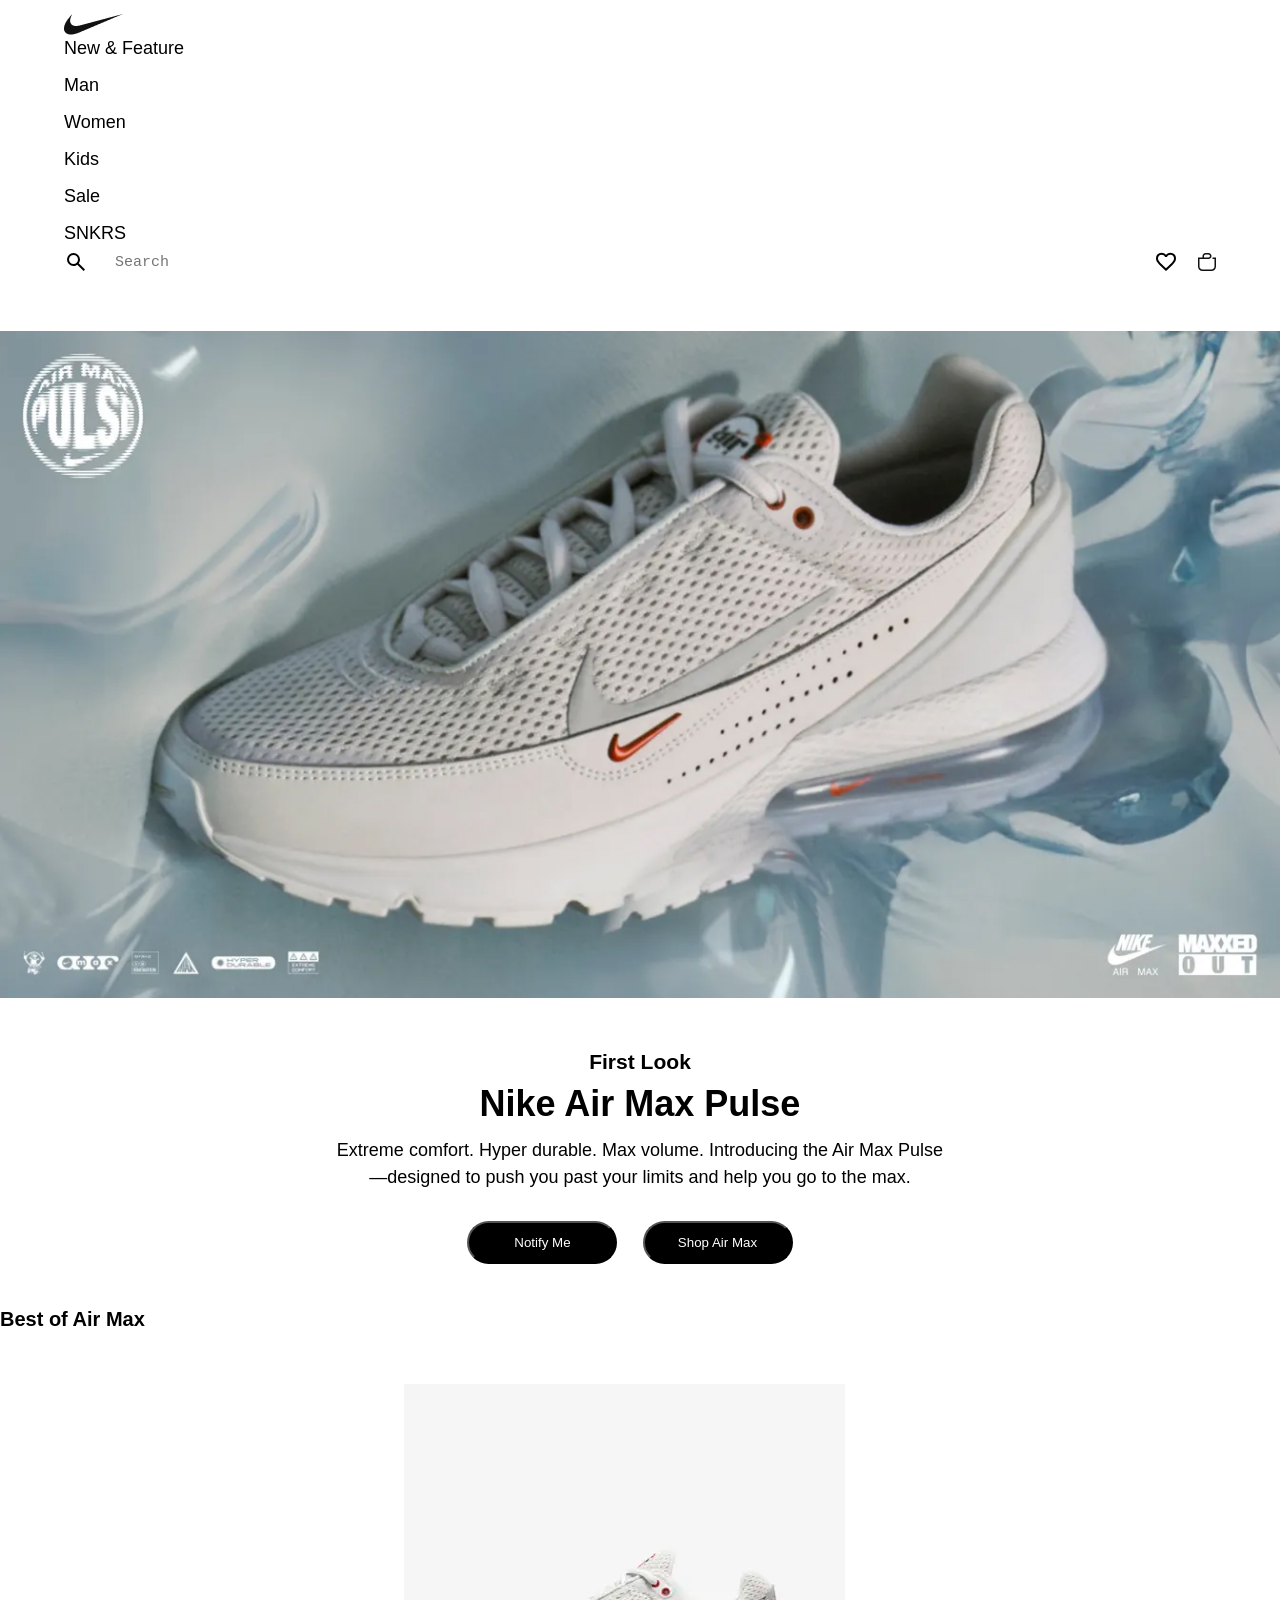
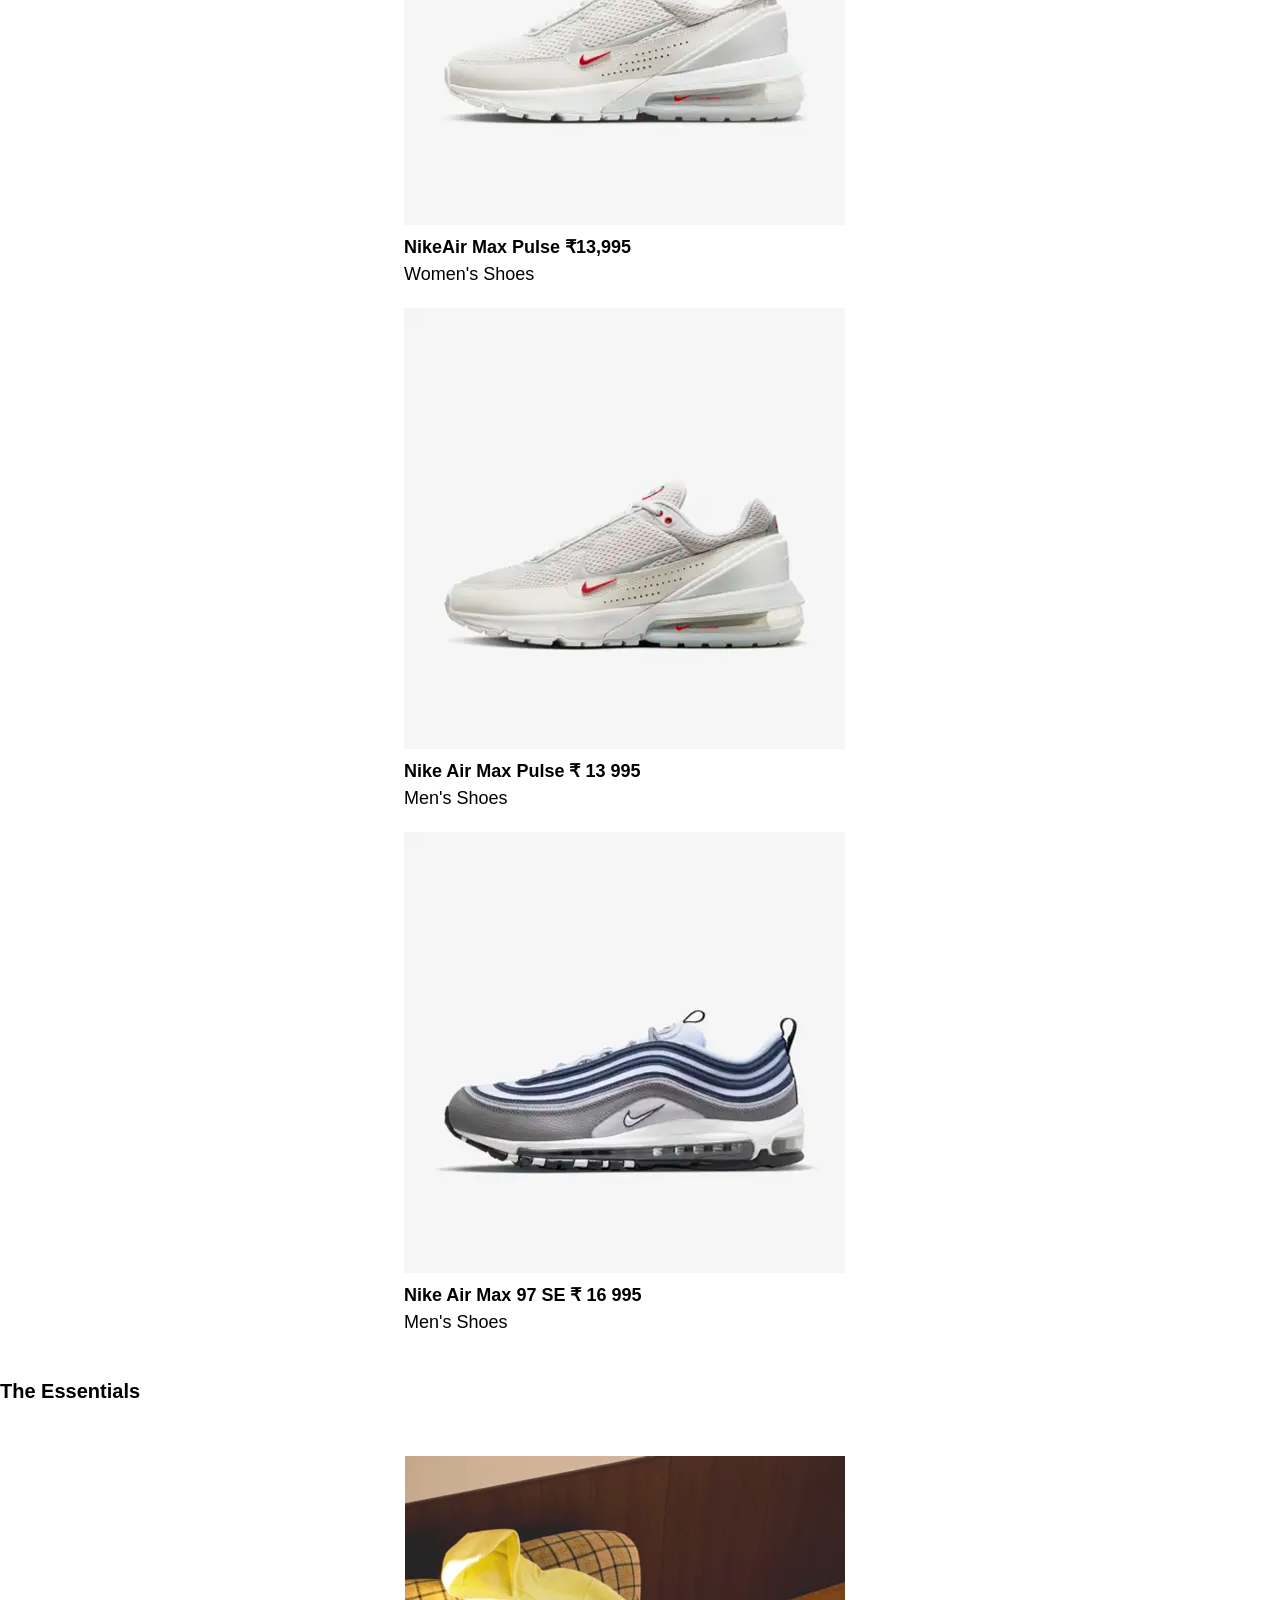
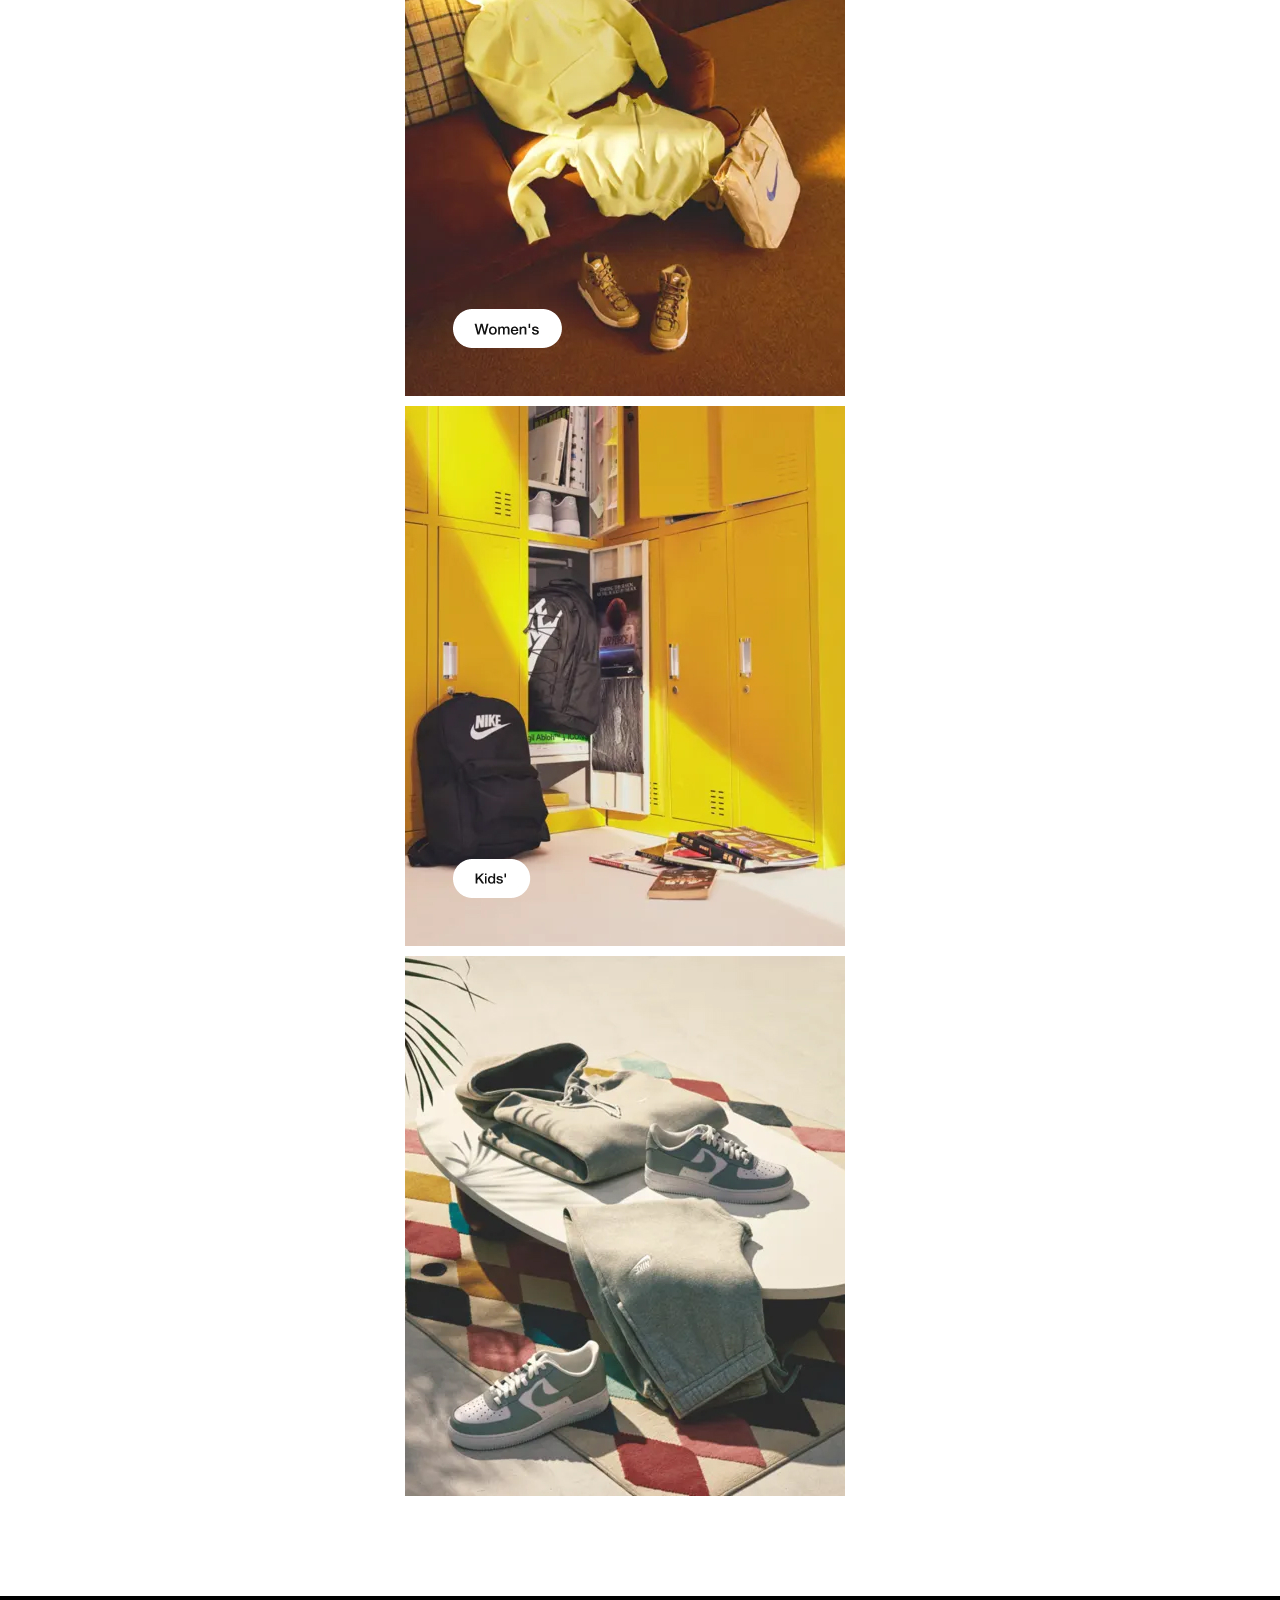
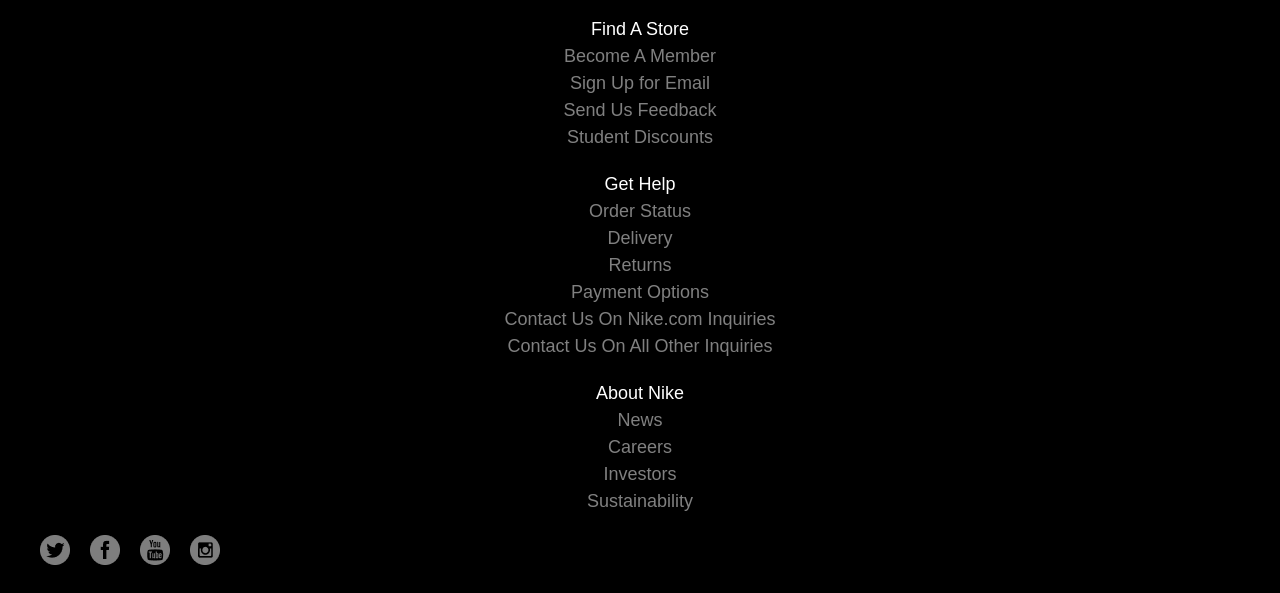
<file: index.html>
<!DOCTYPE html>
<html lang="en">

<head>
    <meta charset="UTF-8">
    <meta name="viewport" content="width=device-width, initial-scale=1.0">
    <title>Document</title>
</head>
<link rel="stylesheet" href="css/one.css">

<body>
    <header class="w-100">
        <nav>
            <a href="index.html" class="logo">
                <img src="img/Vector.png" alt="ii">
            </a>
            <ul class="menu">
                <li><a class="active" href="#">New & Feature</a></li>
                <li><a href="men.html">Man</a></li>
                <li><a href="#">Women</a></li>
                <li><a href="#">Kids</a></li>
                <li><a href="#">Sale</a></li>
                <li><a href="registr.html">SNKRS</a></li>
            </ul>

            <div class="marker">
                <img src="img/search_24dp_000000_FILL0_wght400_GRAD0_opsz24.svg" alt=""><textarea class="search"
                    placeholder="Search"></textarea>
                <img src="img/favorite_24dp_000000_FILL0_wght400_GRAD0_opsz24.svg" alt="">
                <img src="img/Vector.svg" alt="">
            </div>

        </nav>
    </header>

    <div class="apg">
        <img src="img/Image (1).jpg" alt="nike">
    </div>

    <div class="one">
        <h3>First Look</h3>
        <h1><strong>Nike Air Max Pulse</strong></h1>
        <p>Extreme comfort. Hyper durable. Max volume. Introducing the Air Max Pulse <br>
            —designed to push you past your limits and help you go to the max.</p>
        <button>Notify Me</button>
        <button>Shop Air Max</button>
    </div>


    <h2>Best of Air Max</h2>
    <div class="card">


        <div>
            <img src="img/Image.jpg" alt="nike">
            <h4>NikeAir Max Pulse ₹13,995</h4>
            <p>Women's Shoes</p>
        </div>



        <div>
            <img src="img/Image (2).jpg" alt="nike">
            <h4>Nike Air Max Pulse ₹ 13 995</h4>
            <p>Men's Shoes</p>
        </div>

        <div>
            <img src="img/Image (3).jpg" alt="nike">
            <h4>Nike Air Max 97 SE ₹ 16 995</h4>
            <p>Men's Shoes</p>
        </div>
    </div>

    <h2>The Essentials</h2>
    <div>

        <div class="like">
            <img src="img/Frame.jpg" alt="">
            <img src="img/Frame (1).jpg" alt="">
            <img src="img/Image (4).jpg" alt="">
        </div>
    </div>
    
    <footer>
        <div class="container grid-footer">
            <ul>
                <li><a class="font" href="">Find A Store</a></li>
                <li><a href="">Become A Member</a></li>
                <li><a href="">Sign Up for Email</a></li>
                <li><a href="">Send Us Feedback</a></li>
                <li><a href="">Student Discounts</a></li>
            </ul>
        

            <ul>
                <li><a class="font" href="#">Get Help</a></li>
                <li><a href="">Order Status</a></li>
                <li><a href="">Delivery</a></li>
                <li><a href="">Returns</a></li>
                <li><a href="">Payment Options</a></li>
                <li><a href="">Contact Us On Nike.com Inquiries</a></li>
                <li><a href="">Contact Us On All Other Inquiries</a></li>
            </ul>

            <ul>
                <li><a class="font" href="https://about.nike.com/en/">About Nike</a></li>
                <li><a href="">News</a></li>
                <li><a href="">Careers</a></li>
                <li><a href="">Investors</a></li>
                <li><a href="">Sustainability</a></li>
            </ul>

        
        <ul class="social">
            <li>
                <a href="https://x.com/Nike"> <img src="img/Frame.png" alt=""></a>
            </li>

            <li>
                <a href="https://www.facebook.com/nike/"> <img src="img/Vector (1).png" alt=""></a>
            </li>

            <li>
                <a href="https://www.youtube.com/nike"> <img src="img/Vector (2).png" alt=""></a>
            </li>

            <li>
                <a href="https://www.instagram.com/nike/"><img src="img/Vector (3).png" alt=""></a>
            </li>
        </ul>
    </div>

    </footer>
</body>

</html>
</file>
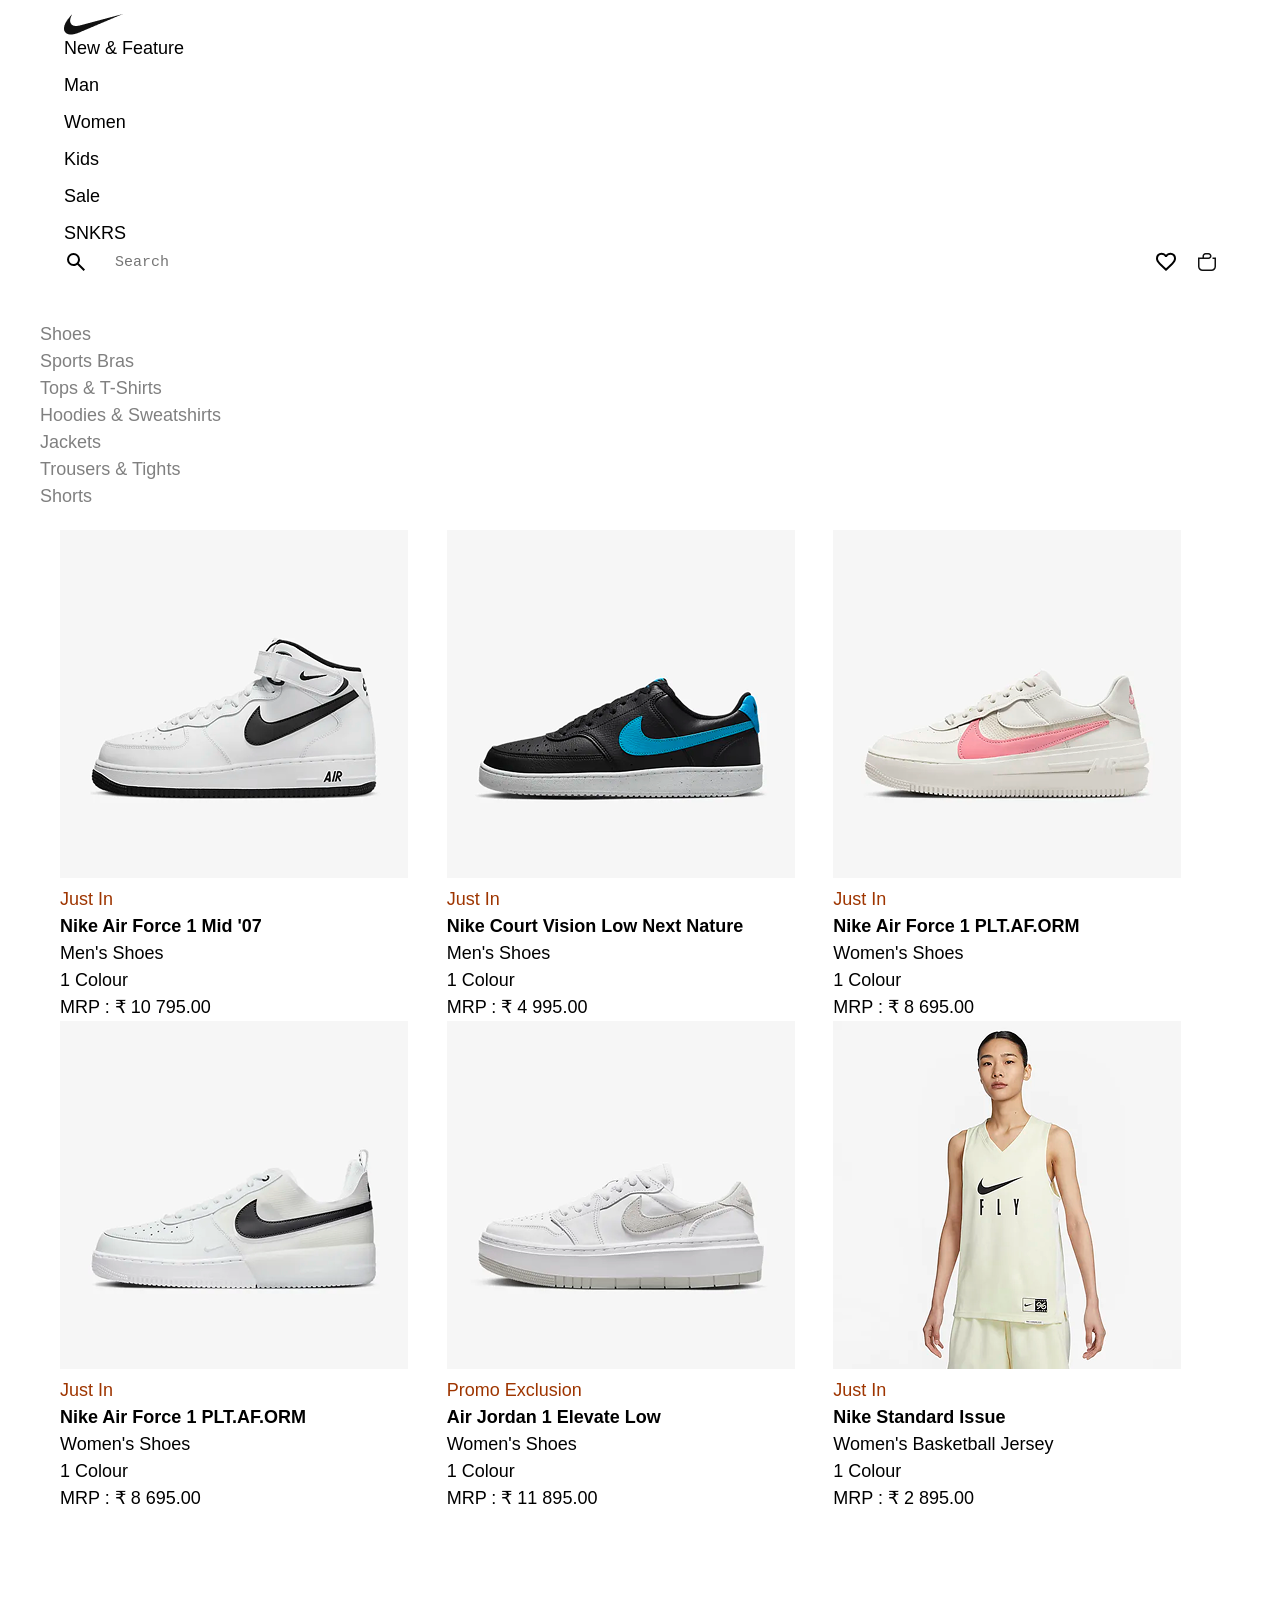
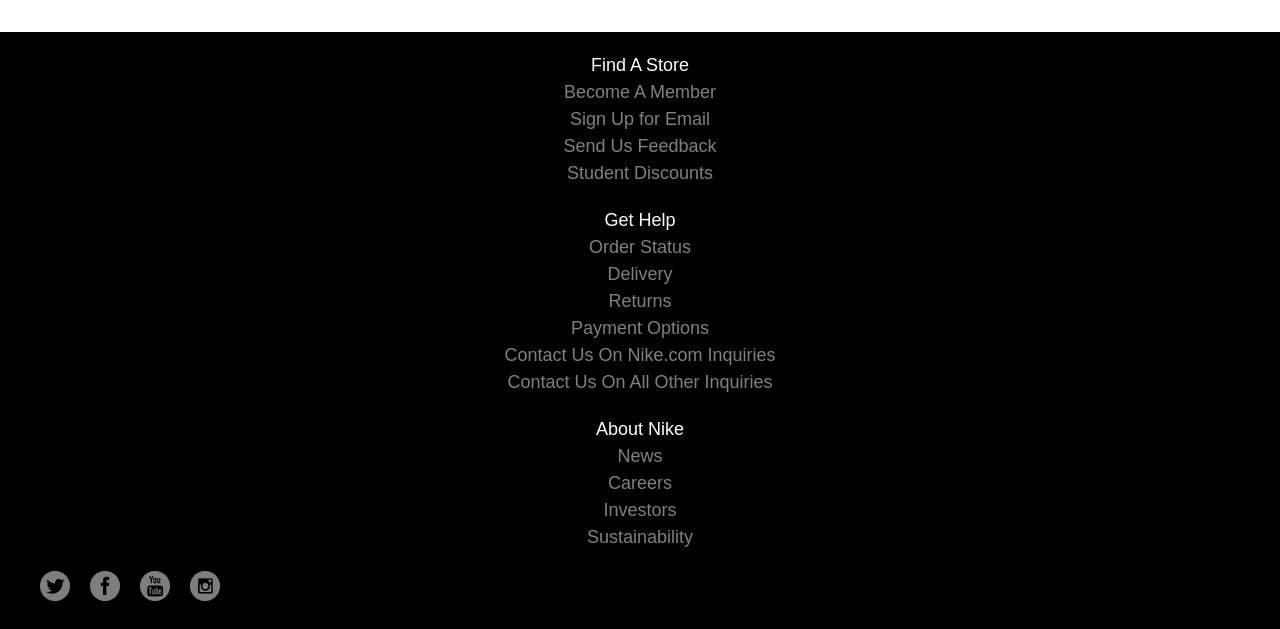
<file: men.html>
<!DOCTYPE html>
<html lang="en">

<head>
    <meta charset="UTF-8">
    <meta name="viewport" content="width=device-width, initial-scale=1.0">
    <title>Document</title>
    <link rel="stylesheet" href="css/one.css">
</head>

<body>
    <header class="w-100">
        <nav>
            <a href="index.html" class="logo">
                <img src="img/Vector.png" alt="ii">
            </a>
            <ul class="menu">
                <li><a class="active" href="#">New & Feature</a></li>
                <li><a href="men.html">Man</a></li>
                <li><a href="#">Women</a></li>
                <li><a href="#">Kids</a></li>
                <li><a href="#">Sale</a></li>
                <li><a href="registr.html">SNKRS</a></li>
            </ul>

            <div class="marker">
                <img src="img/search_24dp_000000_FILL0_wght400_GRAD0_opsz24.svg" alt=""><textarea class="search"
                    placeholder="Search"></textarea>
                <img src="img/favorite_24dp_000000_FILL0_wght400_GRAD0_opsz24.svg" alt="">
                <img src="img/Vector.svg" alt="">
            </div>

        </nav>
    </header>

    <div class="fil container">
        <nav>
            <ul>
                <li><a href="#">Shoes</a></li>
                <li><a href="#">Sports Bras</a></li>
                <li><a href="#">Tops & T-Shirts</a></li>
                <li><a href="#">Hoodies & Sweatshirts</a></li>
                <li><a href="#">Jackets</a></li>
                <li><a href="#">Trousers & Tights</a></li>
                <li><a href="#">Shorts</a></li>
            </ul>



        </nav>
        <div class="container-card">
            <div>
                <img src="img/Rectangle.png" alt="nike">
                <div class="font-1">Just In</div>
                <h4>Nike Air Force 1 Mid '07</h4>
                <p>Men's Shoes</p>
                <p>1 Colour</p>
                <div>MRP : ₹ 10 795.00</div>
            </div>

            <div>
                <img src="img/Rectangle (1).png" alt="nike">
                <div class="font-1">Just In</div>
                <h4>Nike Court Vision Low Next Nature</h4>
                <p>Men's Shoes</p>
                <p>1 Colour</p>
                <div>MRP : ₹ 4 995.00</div>
            </div>

            <div>
                <img src="img/Rectangle (2).png" alt="nike">
                <div class="font-1">Just In</div>
                <h4>Nike Air Force 1 PLT.AF.ORM</h4>
                <p>Women's Shoes</p>
                <p>1 Colour</p>
                <div>MRP : ₹ 8 695.00</div>
            </div>

            <div>
                <img src="img/Rectangle (5).png" alt="nike">
                <div class="font-1">Just In</div>
                <h4>Nike Air Force 1 PLT.AF.ORM</h4>
                <p>Women's Shoes</p>
                <p>1 Colour</p>
                <div>MRP : ₹ 8 695.00</div>
            </div>

            <div>
                <img src="img/Rectangle (3).png" alt="nike">
                <div class="font-1">Promo Exclusion</div>
                <h4>Air Jordan 1 Elevate Low</h4>
                <p>Women's Shoes</p>
                <p>1 Colour</p>
                <div>MRP : ₹ 11 895.00</div>
            </div>

            <div>
                <img src="img/Rectangle (4).png" alt="nike">
                <div class="font-1">Just In</div>
                <h4>Nike Standard Issue</h4>
                <p>Women's Basketball Jersey</p>
                <p>1 Colour</p>
                <div>MRP : ₹ 2 895.00</div>
            </div>


        </div>
    </div>

    <footer>
        <div class="container grid-footer">
            <ul>
                <li><a class="font" href="">Find A Store</a></li>
                <li><a href="">Become A Member</a></li>
                <li><a href="">Sign Up for Email</a></li>
                <li><a href="">Send Us Feedback</a></li>
                <li><a href="">Student Discounts</a></li>
            </ul>


            <ul>
                <li><a class="font" href="#">Get Help</a></li>
                <li><a href="">Order Status</a></li>
                <li><a href="">Delivery</a></li>
                <li><a href="">Returns</a></li>
                <li><a href="">Payment Options</a></li>
                <li><a href="">Contact Us On Nike.com Inquiries</a></li>
                <li><a href="">Contact Us On All Other Inquiries</a></li>
            </ul>

            <ul>
                <li><a class="font" href="https://about.nike.com/en/">About Nike</a></li>
                <li><a href="">News</a></li>
                <li><a href="">Careers</a></li>
                <li><a href="">Investors</a></li>
                <li><a href="">Sustainability</a></li>
            </ul>

            <ul class="social">
                <li>
                    <a href="https://x.com/Nike"> <img src="img/Frame.png" alt=""></a>
                </li>

                <li>
                    <a href="https://www.facebook.com/nike/"> <img src="img/Vector (1).png" alt=""></a>
                </li>

                <li>
                    <a href="https://www.youtube.com/nike"> <img src="img/Vector (2).png" alt=""></a>
                </li>

                <li>
                    <a href="https://www.instagram.com/nike/"><img src="img/Vector (3).png" alt=""></a>
                </li>
            </ul>
        </div>

    </footer>
</body>

</html>
</file>
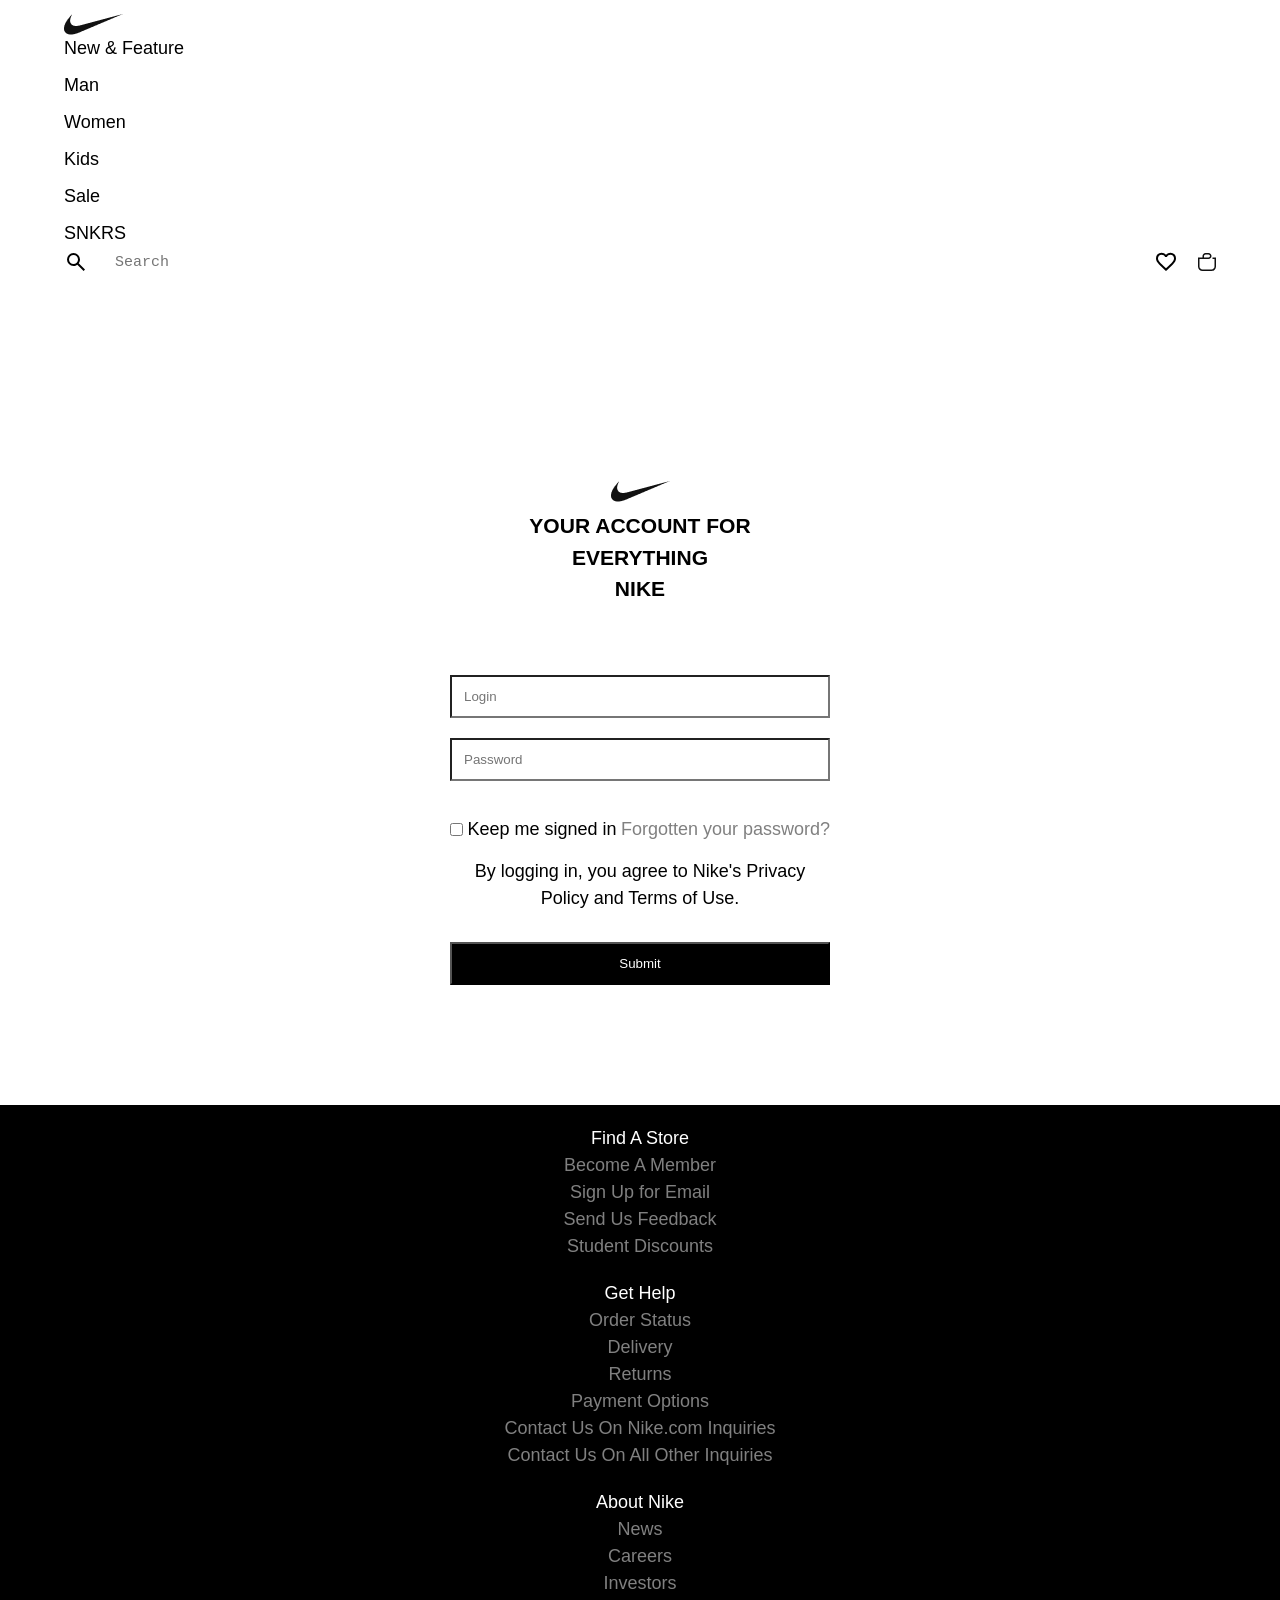
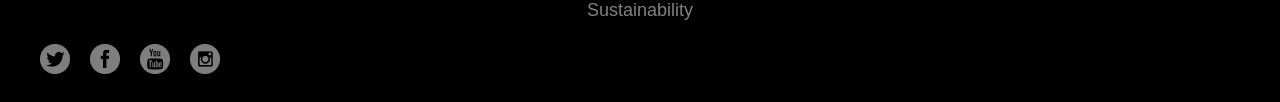
<file: registr.html>
<!DOCTYPE html>
<html lang="en">

<head>
    <meta charset="UTF-8">
    <meta name="viewport" content="width=device-width, initial-scale=1.0">
    <title>Document</title>
    <link rel="stylesheet" href="css/one.css">
</head>

<body>
    <header class="w-100">
        <nav>
            <a href="index.html" class="logo">
                <img src="img/Vector.png" alt="ii">
            </a>
            <ul class="menu">
                <li><a class="active" href="#">New & Feature</a></li>
                <li><a href="men.html">Man</a></li>
                <li><a href="#">Women</a></li>
                <li><a href="#">Kids</a></li>
                <li><a href="#">Sale</a></li>
                <li><a href="registr.html">SNKRS</a></li>
            </ul>

            <div class="marker">
                <img src="img/search_24dp_000000_FILL0_wght400_GRAD0_opsz24.svg" alt=""><textarea class="search"
                    placeholder="Search"></textarea>
                <img src="img/favorite_24dp_000000_FILL0_wght400_GRAD0_opsz24.svg" alt="">
                <img src="img/Vector.svg" alt="">
            </div>

        </nav>
    </header>

    <div class="registr">

        <form class="block">
            <div class="icon">
                <img src="img/Vector.png" alt="">
                <h3>YOUR ACCOUNT FOR EVERYTHING <br>NIKE </h3>
            </div>

            <div>
                <input class="group" placeholder="Login" autocomplete="off" id="login">
            </div>

            <div>
                <input class="group" id="pass" type="Password" placeholder="Password" autocomplete="off">
            </div>

            <div class="part"> <input type="checkbox" id="landing"><label for="landing">Keep me signed in</label>
                <a href="">Forgotten your password?</a>
            </div>

            <p>By logging in, you agree to Nike's Privacy Policy and Terms of Use.</p>
            <div class="pass">
                <button class="btn" type="submit">Submit</button>
            </div>


    </div>







    <footer>
        <div class="container grid-footer">
            <ul>
                <li><a class="font" href="">Find A Store</a></li>
                <li><a href="">Become A Member</a></li>
                <li><a href="">Sign Up for Email</a></li>
                <li><a href="">Send Us Feedback</a></li>
                <li><a href="">Student Discounts</a></li>
            </ul>


            <ul>
                <li><a class="font" href="#">Get Help</a></li>
                <li><a href="">Order Status</a></li>
                <li><a href="">Delivery</a></li>
                <li><a href="">Returns</a></li>
                <li><a href="">Payment Options</a></li>
                <li><a href="">Contact Us On Nike.com Inquiries</a></li>
                <li><a href="">Contact Us On All Other Inquiries</a></li>
            </ul>

            <ul>
                <li><a class="font" href="https://about.nike.com/en/">About Nike</a></li>
                <li><a href="">News</a></li>
                <li><a href="">Careers</a></li>
                <li><a href="">Investors</a></li>
                <li><a href="">Sustainability</a></li>
            </ul>

            <ul class="social">
                <li>
                    <a href="https://x.com/Nike"> <img src="img/Frame.png" alt=""></a>
                </li>

                <li>
                    <a href="https://www.facebook.com/nike/"> <img src="img/Vector (1).png" alt=""></a>
                </li>

                <li>
                    <a href="https://www.youtube.com/nike"> <img src="img/Vector (2).png" alt=""></a>
                </li>

                <li>
                    <a href="https://www.instagram.com/nike/"><img src="img/Vector (3).png" alt=""></a>
                </li>
            </ul>
            </ul>
        </div>

    </footer>
</body>

</html>
</file>
<file: css/one.css>
@import url('https://fonts.googleapis.com/css2?family=Merriweather:ital,opsz,wght@0,18..144,300..900;1,18..144,300..900&family=Oswald:wght@200..700&family=Titan+One&display=swap');
:root {
	--color-bg: #FFF;
	--color-primary: #000;
}

* {
	margin: 0;
	padding: 0;
	box-sizing: border-box;
}

body {
	font: 18px/1.5  "Roboto", sans-serif;
}
a {
	text-decoration: none;
	color: gray;
}

a img {
	border: none;
}

ul {
	
	list-style: none;
}

.container{
	max-width: 1200px;
	margin: 0 auto;
}


header {
	display: flex;
	padding: 14px 64px;
	align-items: center;
}

.logo {
	display: flex;
	font-size: 25px;
	font-weight: 700;
	text-align: left;
	align-items: center;
}

nav {
	display: flex;
	align-items: center;
	justify-content: space-between;
}

.menu{
	display: flex;
	gap: 32px;
	flex-direction: row;
}

.menu a{
	color: #000;
}

.marker{
	display: flex;
	gap: 20px;
}

.w-100 {
	width: 100%;
	display: block;
}

.flex {
	display: flex;
	align-items: center;
	gap: 8px;
}

.apg{
	margin-top: 40px;
}

.apg img{
	width: 100%;
	object-fit: cover;
}

.one{
	margin-top: 40px;
	text-align: center;
}

h1{
	height: 60px;
}

button{
	margin-top: 30px;
	margin-right: 20px;
	width: 150px;
	background-color: #000;
	padding: 12px;
	border-radius: 30px;
	color: #FFF;
}

h2{
	font-size: 20px;
	margin-top: 40px;
}

.card{
	margin-top: 50px;
	justify-content: center;
	display: flex;
	gap: 20px;
	margin-right: 30px; 
}

.like{
	margin-top: 50px;
	display: flex;
	justify-content: center;
	gap: 10px;
	margin-right: 30px;

}

footer{
	margin-top: 100px;
	background-color: #000;
	color: #FFF;
	padding: 20px;
}

.grid-footer{
	display: grid;
	gap: 20px;
	grid-template-columns: repeat(3,1fr) auto;
}


.font{
	color: #FFF;
}



.locker{
	display: flex;
	gap: 20px;
	justify-content:end;
}

textarea{
	resize: none;
	height: 30px;
	border-radius: 30px;
	border: 2px solid rgb(255, 255, 255);
	padding: 2px;
	font-size: 15px;
}

.search{
	display: flex;
	padding: 5px;
}

.price {
  font-weight: bold;
  word-spacing: 200px;
}


.fil.container {
     gap: 20px;
     margin-top: 30px;
     grid-template-columns: 300px 1fr;


}

.part{
	justify-content: space-between;
}
.social{
	display: flex;
	gap: 20px;
}

.container-card{
	margin-right: 500px;
	display: grid;
	grid-template-columns: repeat(3,1fr) ;
	margin: 0;
	padding: 20px;
	
}

.font-1{
	color: rgba(158, 53, 0, 1);
}

.registr {
	margin-top: 100px ;
	display: flex;
	justify-content: center;
	color: #000;
	padding: 20px;
}

.block{
	max-width: 380px;
	width: 100%;
	text-align: center;
}
.account{
	display: grid;
	border: 2px solid rgb(180, 178, 178);

}

.btn{
	width: 100%;
	border-radius: 0%;
}

.group{
	padding: 12px;
	width: 100%;
	margin-bottom: 20px;
	border-radius: 0%;
}

.icon {
	text-align: center;
	padding: 70px;
}

.part{
	display: flex;
	align-items: center;
	margin-top: 15px;
	margin-bottom: 15px;
	justify-content: space-between;
}

@media screen and (min-width: 480px) {

  header nav {
    flex-direction: column;
    align-items: flex-start;
  }

  .menu {
    flex-direction: column;
    gap: 10px;
    padding: 0;
  }

  .marker {
    width: 100%;
    justify-content: space-between;
  }

  .search {
    width: 100%;
  }

  .card {
    flex-direction: column;
    align-items: center;
  }

  .like {
    flex-direction: column;
    align-items: center;
  }

  footer .grid-footer {
    grid-template-columns: 1fr;
    text-align: center;
  }
}
</file>
